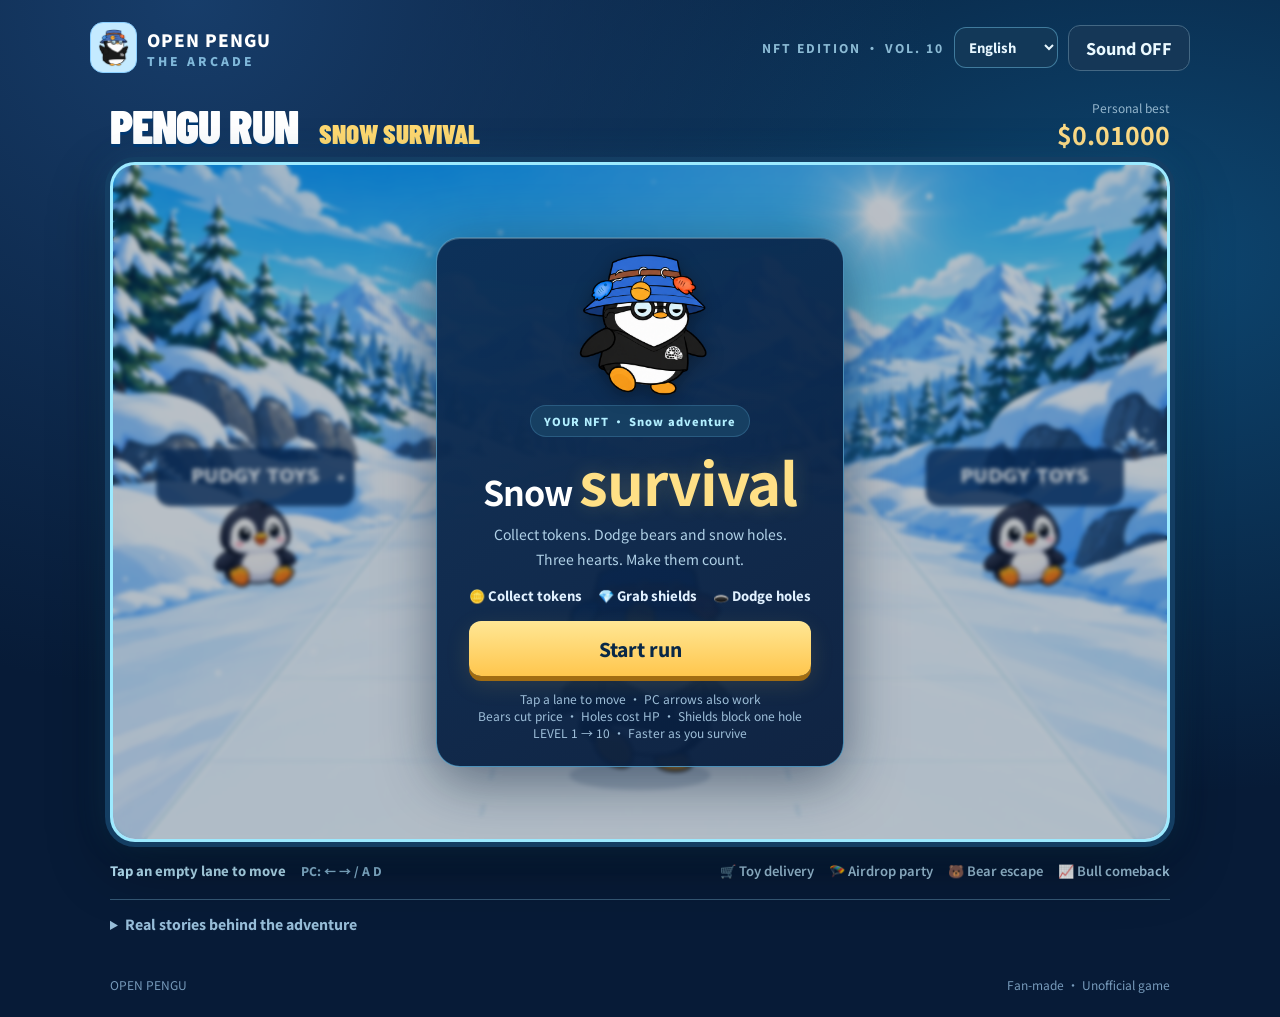
<file: index.html>
<!doctype html><html lang="en"><head><meta charset="UTF-8"><meta name="viewport" content="width=device-width,initial-scale=1,viewport-fit=cover"><title>Pengu Run · Snow Survival</title><meta name="description" content="跑過企鵝的故事，挑戰加速雪地生存模式。Open Pengu 粉絲遊戲。"><link rel="icon" href="data:image/svg+xml,%3Csvg xmlns='http://www.w3.org/2000/svg' viewBox='0 0 32 32'%3E%3Crect width='32' height='32' rx='9' fill='%230674ea'/%3E%3Ctext x='16' y='24' text-anchor='middle' font-size='25'%3E🐧%3C/text%3E%3C/svg%3E"><link rel="stylesheet" href="style.css?v=10.2"></head><body>
<header><a class="brand" href="./"><span class="brand-icon"><img src="nft-pengu.png" alt="Open Pengu NFT"></span><span>OPEN PENGU<small>THE ARCADE</small></span></a><div id="header-actions"><div class="top-actions"><span class="edition">NFT EDITION · VOL. 10</span><select id="language" aria-label="Language / 語言"><option value="zh-Hant">中文</option><option value="en">English</option><option value="ko">한국어</option><option value="ja">日本語</option></select><button id="sound" aria-label="開啟音效" aria-pressed="false">音效 OFF</button><button id="fullscreen">全螢幕</button></div></div></header>
<main><div class="title-row"><div><p class="eyebrow">3 HP. KEEP RUNNING.</p><h1>PENGU RUN <span>SNOW SURVIVAL</span></h1></div><div class="personal-best"><small>本機最高價</small><strong id="best">$0.010</strong></div></div>
<div class="game-toolbar"><div class="hud"><div class="stage-label"><span id="level">LEVEL 1 / 10</span><small id="speed">1.50×</small></div><div class="price-box"><small>PENGU · 遊戲價格</small><strong id="price">$0.01000</strong><span id="price-delta" hidden></span><span id="combo">READY TO RUN</span></div><div class="right-hud"><strong id="clock">0.0<small>秒</small></strong><div id="hearts" aria-label="剩餘三顆愛心">♥ ♥ ♥</div><div class="play-buttons"><button id="pause" hidden>暫停</button><details id="play-settings"><summary id="settings-toggle" aria-label="Settings">⚙</summary><div id="session-controls"></div></details><button id="exit-play" hidden>離開</button></div></div></div></div><section id="arena" class="arena" aria-label="企鵝跑酷遊戲"><canvas id="game" width="1000" height="650" aria-label="三線跑道，點左、中、右跑道換線，或使用左右方向鍵"></canvas>
<div id="event" class="event"><small id="event-year"></small><strong id="event-title"></strong><span id="event-line"></span></div>
<div id="bubble" class="bubble" hidden></div>
<div id="combo-burst" class="combo-burst" hidden></div><div id="start" class="overlay"><div class="start-card"><img id="nft-preview" class="nft-preview" src="nft-pengu.png" alt="你的 NFT 企鵝，魚飾藍帽、半瞇眼和黑色衣服"><div id="animated-preview" class="animated-preview" role="img" aria-label="你的 NFT 企鵝，交替踏步和擺手的跑步動畫" hidden></div><span class="pill">YOUR NFT · 雪地冒險</span><h2>雪地<em>求生</em></h2><p>送玩具、接空投、逃離熊市。<br>你能帶 PENGU 跑多遠？</p><div class="legend"><span>🪙 撿代幣</span><span>💎 拿護盾</span><span>🕳️ 閃洞</span></div><button id="play" class="primary" disabled>企鵝準備中…</button><small>點左／中／右跑道，企鵝直接換線<br>PC 也可用 ← → / A D<br>LEVEL 1 → 10 · 熊扣價格，洞扣 HP</small></div></div>
<div id="paused" class="overlay" hidden><div class="start-card"><span class="pill">TAKE A BREATHER</span><h2>企鵝喘口氣</h2><p>行情再瘋，也要休息。</p><button id="resume" class="primary">繼續跑</button></div></div>
<div id="result" class="overlay" hidden><div class="result-card"><span class="pill" id="rank"></span><h2 id="result-title"></h2><strong class="result-price" id="final-price"></strong><div class="result-stats"><span>本場最高<strong id="peak"></strong></span><span>收集代幣<strong id="coins"></strong></span><span>存活時間<strong id="survived"></strong></span></div><p id="result-line"></p><div class="result-buttons"><button id="retry" class="primary">再跑一次</button><button id="download">下載戰績卡</button><button id="share">分享到 X</button></div><small>價格為遊戲成績 · 起價 $0.01，最低 $0.005</small></div></div>
</section><div class="below"><p class="tap-hint">點跑道空白處換線 <span>PC：← → / A D</span></p><div class="run-notes"><span>🛒 玩具出征</span><span>🪂 空投派對</span><span>🐻 熊市求生</span><span>📈 牛市反攻</span></div></div>
<details id="stories"><summary>這場冒險背後的真實故事</summary><div class="facts"><p data-fact="0"></p><p data-fact="1"></p><p data-fact="2"></p><p data-fact="3"></p></div></details>
</main><footer><span>OPEN PENGU · 企鵝開講</span><span>粉絲創作 · 非官方遊戲</span></footer><div id="toast" role="status" hidden></div><script src="engine.js?v=10.2"></script><script src="i18n.js?v=10.2"></script><script src="game.js?v=10.2"></script></body></html>
</file>
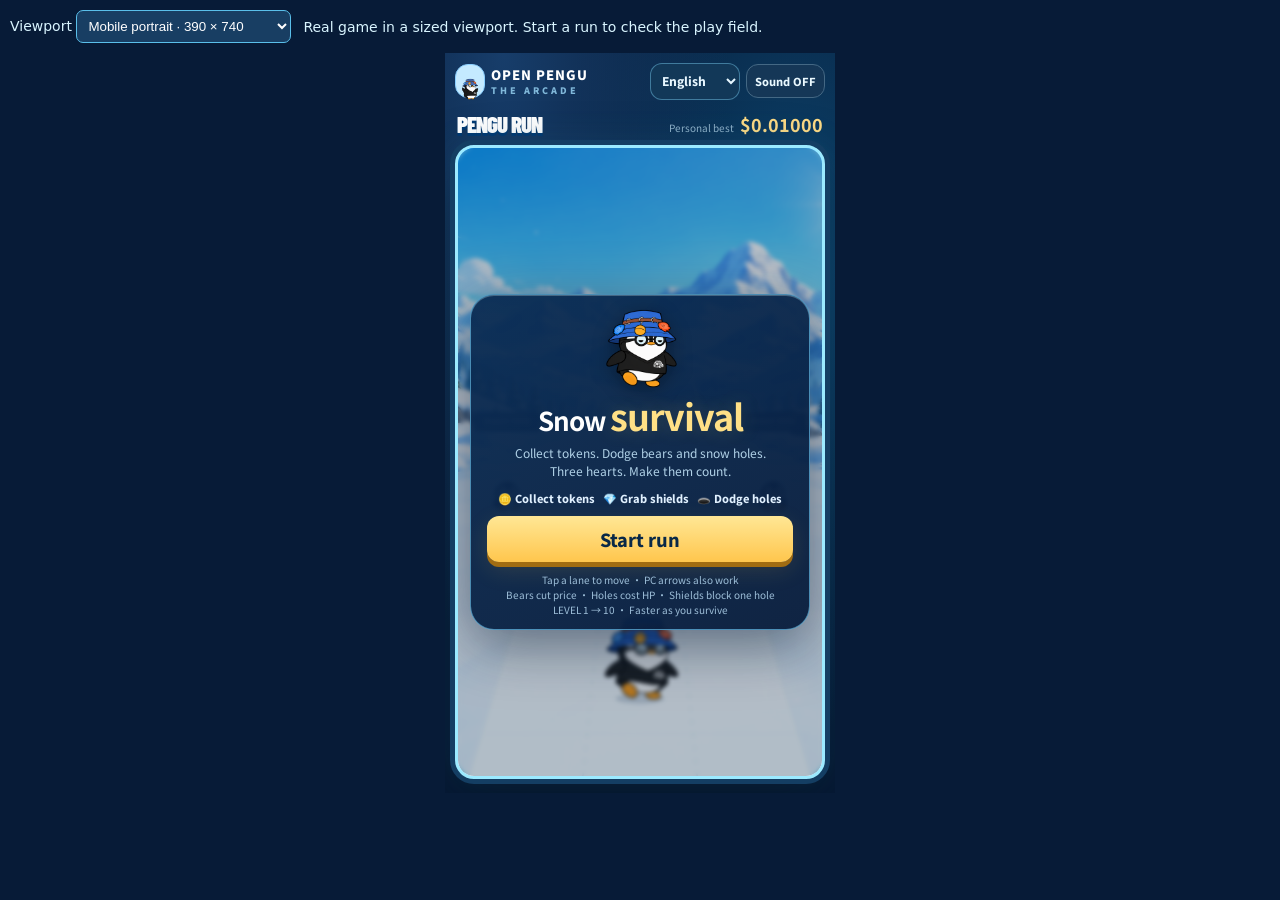
<file: layout-preview.html>
<!doctype html><html lang="en"><meta charset="utf-8"><meta name="viewport" content="width=device-width,initial-scale=1"><title>Pengu Run · Responsive layout preview</title><style>body{margin:0;background:#071b37;color:#d9f5ff;font:14px system-ui}header{padding:10px;display:flex;align-items:center;gap:12px}select{padding:7px;background:#183e63;color:white;border:1px solid #5abfea;border-radius:7px}iframe{display:block;border:0;margin:0 auto;background:#071b37}p{margin:0}</style><header><label>Viewport <select id="device"><option value="390,740">Mobile portrait · 390 × 740</option><option value="360,640">Small mobile · 360 × 640</option><option value="844,390">Mobile landscape · 844 × 390</option><option value="1024,768">Tablet / small PC · 1024 × 768</option></select></label><p>Real game in a sized viewport. Start a run to check the play field.</p></header><iframe id="preview" title="Game viewport" src="./?preview=10.2" width="390" height="740"></iframe><script>const picker=document.getElementById('device'),preview=document.getElementById('preview');picker.onchange=()=>{const [width,height]=picker.value.split(',');preview.width=width;preview.height=height};</script></html>
</file>
<file: style.css>
@import url('https://fonts.googleapis.com/css2?family=Barlow+Condensed:wght@700;800;900&family=Noto+Sans+TC:wght@400;600;800;900&display=swap');
:root{font-family:'Noto Sans TC',system-ui,sans-serif;color:#103658;background:#eaf7ff;font-synthesis:none}*{box-sizing:border-box}body{margin:0;background:radial-gradient(ellipse at 20% 0,#fff 0,transparent 45%),#eaf7ff}button,a{-webkit-tap-highlight-color:transparent}button{font:inherit;cursor:pointer;border:1px solid #c0dced;background:#fff;color:#124873;border-radius:12px;padding:10px 17px;font-weight:800}button:hover{background:#dff3ff}button:focus-visible,a:focus-visible,summary:focus-visible{outline:3px solid #f5aa00;outline-offset:4px}button:disabled{opacity:.65;cursor:wait}[hidden]{display:none!important}header{max-width:1160px;margin:auto;padding:22px 30px;display:flex;justify-content:space-between;align-items:center}.brand{text-decoration:none;color:#103658;display:flex;gap:10px;align-items:center;font-weight:900;letter-spacing:1px;font-size:17px}.brand-icon{font-size:29px;background:#d1eeff;padding:5px 9px;border-radius:13px}.brand small{display:block;font-size:12px;letter-spacing:3px;color:#4984a6}.top-actions{display:flex;gap:20px;align-items:center}.edition{font-size:12px;letter-spacing:2px;font-weight:800;color:#527c99}main{max-width:1100px;margin:auto;padding:4px 20px 20px}.title-row{display:flex;align-items:center;justify-content:space-between;margin:6px 0 20px}.eyebrow{font-size:12px;letter-spacing:3px;font-weight:800;color:#327da3;margin:0 0 4px}h1{font-family:'Barlow Condensed',Impact,sans-serif;font-size:48px;letter-spacing:-1px;margin:0;line-height:1.05;font-weight:900}h1 span{font-size:27px;letter-spacing:0;color:#0879db;margin-left:12px}.personal-best{text-align:right;display:flex;flex-direction:column}.personal-best small{font-size:12px;color:#527c99}.personal-best strong{font-size:25px}.arena{position:relative;aspect-ratio:1000/650;overflow:hidden;border-radius:25px;background:#55caff;border:5px solid white;box-shadow:0 15px 45px #17649424;touch-action:none}canvas{width:100%;height:100%;display:block}.hud{position:absolute;top:20px;left:24px;right:24px;display:flex;justify-content:space-between;pointer-events:none}.price-box{background:#ffffffec;border:2px solid #fff;box-shadow:0 4px 0 #0c649423;border-radius:17px;padding:12px 22px;display:flex;flex-direction:column;min-width:166px}.price-box small{font-size:12px;color:#4381a5;font-weight:800}.price-box strong{font-family:'Barlow Condensed',Impact,sans-serif;font-size:44px;line-height:1.1}.price-box span{font-size:12px;color:#087cd5;font-weight:900;letter-spacing:1px}.right-hud{text-align:right;color:#fff;text-shadow:0 2px 4px #14548755}.right-hud>strong{font-family:'Barlow Condensed',Impact,sans-serif;font-size:42px}.right-hud small{font-size:14px;margin-left:6px}#hearts{color:#ff537e;font-size:24px;letter-spacing:3px;text-shadow:0 2px white}#pause{pointer-events:auto;padding:5px 13px;margin-top:5px;font-size:12px}.journey{position:absolute;bottom:15px;left:25px;right:25px;display:flex;gap:12px;align-items:center;color:#fff;font-size:12px;font-weight:900;text-shadow:0 1px 3px #16405c}.track{flex:1;height:8px;background:#133e704d;border-radius:6px;position:relative;border:1px solid #ffffff6b}.track div{height:100%;width:0;background:#ffdc64;border-radius:6px;transition:width .1s}.track i{position:absolute;top:-3px;height:13px;width:2px;background:#fff8}.overlay{position:absolute;inset:0;background:#104d7830;display:flex;align-items:center;justify-content:center;backdrop-filter:blur(3px);padding:18px}.start-card,.result-card{background:#fffffff5;border:3px solid #fff;border-radius:24px;padding:26px 38px;text-align:center;box-shadow:0 10px 0 #06487b23;max-width:500px}.pill{display:inline-block;font-size:12px;font-weight:900;letter-spacing:1px;color:#087cbd;background:#e0f5ff;padding:7px 13px;border-radius:100px}h2{font-size:40px;line-height:1.2;margin:16px 0 10px;letter-spacing:-1px}h2 em{font-style:normal;color:#087ad9;font-size:58px}.start-card p{font-size:16px;line-height:1.8;color:#496f8b;margin:0 0 17px}.legend{display:flex;justify-content:center;gap:16px;font-size:14px;font-weight:800;margin-bottom:18px}.primary{background:#087dea;color:#fff;border:0;box-shadow:0 5px 0 #075cae;padding:14px 25px}.primary:hover{background:#006bda}.start-card .primary{width:100%;font-size:19px;margin-bottom:17px}.start-card>small,.result-card>small{font-size:12px;display:block;color:#64819b}.event{position:absolute;top:30%;left:0;right:0;pointer-events:none;text-align:center;color:white;opacity:0;transform:translateY(-10px);transition:.3s;text-shadow:0 3px 6px #174176}.event.show{opacity:1;transform:none}.event small{display:block;font-size:12px;letter-spacing:3px}.event strong{display:block;font-size:34px;font-weight:900}.event span{display:inline-block;background:#0b355ebb;padding:6px 15px;border-radius:9px;font-size:14px;margin-top:5px}.bubble{position:absolute;bottom:27%;left:50%;transform:translateX(-50%);background:white;border-radius:15px;padding:10px 18px;font-size:14px;font-weight:800;white-space:nowrap;box-shadow:0 5px 0 #103c5822;pointer-events:none}.result-card{padding:22px 30px}.result-card h2{font-size:27px;margin:10px 0 0}.result-price{font-family:'Barlow Condensed',Impact,sans-serif;font-size:66px;color:#047de0;line-height:1.2}.result-stats{display:flex;gap:22px;justify-content:center;padding:12px 0;border-top:1px solid #d9eaf2;border-bottom:1px solid #d9eaf2}.result-stats span{font-size:12px;color:#678196}.result-stats strong{display:block;font-size:18px;color:#153b5b}.result-card p{font-size:14px;line-height:1.6}.result-buttons{display:flex;gap:8px;flex-wrap:wrap;justify-content:center;margin:18px 0}.result-buttons button{font-size:14px}.below{display:flex;justify-content:space-between;align-items:center;margin:15px 0}.mobile-controls{display:flex;gap:13px;align-items:center}.mobile-controls button{font-size:25px;width:65px;height:50px;line-height:1;padding:0;box-shadow:0 3px 0 #b4d1e2;touch-action:manipulation}.mobile-controls span{text-align:center;font-size:13px;font-weight:800}.mobile-controls small{font-size:12px;color:#7892a6}.run-notes{display:flex;gap:15px;font-size:13px;color:#457693;font-weight:600}details{border-top:1px solid #c5dfed;padding:14px 0;font-size:14px;color:#52778e}summary{cursor:pointer;font-weight:800}.facts{display:grid;grid-template-columns:repeat(3,1fr);gap:24px}.facts p{font-size:13px;line-height:1.8}.facts a{display:block;color:#0376c6}footer{max-width:1100px;margin:0 auto;padding:8px 20px 24px;display:flex;justify-content:space-between;color:#7191a6;font-size:12px}#toast{position:fixed;bottom:20px;left:50%;transform:translateX(-50%);background:#103658;color:white;padding:12px 20px;border-radius:12px;z-index:20;font-size:14px}
@media(max-width:700px){header{padding:15px 18px}.edition{display:none}.brand{font-size:14px}.top-actions button{font-size:12px;padding:9px}main{padding:0 10px}.title-row{margin:6px 7px 13px}h1{font-size:34px}h1 span{display:block;font-size:21px;margin:4px 0 0}.eyebrow{font-size:10px;letter-spacing:1.5px}.personal-best strong{font-size:22px}.arena{aspect-ratio: .72;border-radius:20px;border-width:3px}.hud{top:14px;left:13px;right:13px}.price-box{padding:8px 13px;min-width:125px}.price-box strong{font-size:35px}.right-hud>strong{font-size:34px}.journey{left:12px;right:12px;bottom:12px;font-size:10px;gap:6px}.start-card,.result-card{padding:21px 18px;width:100%}h2{font-size:34px}.legend{gap:10px;font-size:12px}.event strong{font-size:28px}.event span{font-size:12px}.run-notes{display:none}.below{justify-content:center;margin:12px 0}.mobile-controls{gap:25px}.mobile-controls button{width:88px;height:48px}.facts{grid-template-columns:1fr;gap:0}.result-price{font-size:60px}.result-stats{gap:18px}.result-buttons{gap:7px}.result-buttons button{padding:10px 13px}footer{padding:5px 17px 18px;font-size:11px}.bubble{font-size:12px;padding:8px 12px}}
@media(prefers-reduced-motion:reduce){*{transition:none!important}}
/* NFT snow edition: vivid arcade framing and restrained effects. */
:root{color:#e7f6ff;background:#071b37}body{background:radial-gradient(ellipse at 15% 0,#173d6a 0,transparent 48%),radial-gradient(ellipse at 90% 25%,#0d4670 0,transparent 50%),#071b37}.brand{color:#fff}.brand small{color:#80b8da}.brand-icon{width:47px;height:51px;padding:3px;background:#c4eaff;border:1px solid #8acfff}.brand-icon img{width:100%;height:100%;object-fit:contain}.edition{color:#8bbad4}.top-actions button{background:#153757;border-color:#446884;color:#eaf9ff}.eyebrow{color:#78cfef}h1{color:#fff;text-shadow:0 3px 0 #003972}h1 span{color:#ffd970}.personal-best small{color:#94b6cd}.personal-best strong{color:#ffdc85}.arena{border:3px solid #9ceaff;background:#a8dbfa;box-shadow:0 0 0 5px #143e63,0 0 36px #35baff25,0 22px 60px #0006;isolation:isolate;transition:border-color .2s,box-shadow .2s}.arena.combo-active{border-color:#ffe19c;box-shadow:0 0 0 5px #675e45,0 0 30px #ffc94e50,0 22px 60px #0006}.hud{top:19px}.price-box{background:linear-gradient(145deg,#0a2349f5,#174d73ef);border:1px solid #78d8ff9c;box-shadow:0 7px 20px #04356b30,inset 0 1px #d5f9ff4d}.price-box small{color:#b1e8ff}.price-box strong{color:#ffe58d;text-shadow:0 2px #50360a}.price-box span{color:#82e7ff}.right-hud>strong{background:#0a2c4bba;display:inline-block;min-width:100px;border-radius:12px;padding:0 10px}.right-hud #pause{background:#0c2c4acf;border:1px solid #9deaff8a;color:#fff}.journey{background:#052848b3;bottom:12px;left:15px;right:15px;border-radius:12px;padding:10px 12px}.track{height:10px;background:#020d299c}.track div{background:linear-gradient(90deg,#61d5ff,#ffe18b);box-shadow:0 0 8px #ffdc6d80}.stage-label{position:absolute;top:22px;left:50%;transform:translateX(-50%);font-size:12px;letter-spacing:2px;font-weight:900;color:#fff;background:#0a315bcc;border:1px solid #b6eeff6b;padding:8px 15px;border-radius:30px;pointer-events:none}.overlay{background:#021b3545;backdrop-filter:blur(2px);padding:20px}.start-card,.result-card{color:#e9f7ff;background:linear-gradient(150deg,#0b2d55f5,#081d3df5);border:1px solid #75d5ff94;box-shadow:0 14px 55px #00163180,inset 0 1px #dbfaff45;position:relative}.start-card{max-width:430px;padding:20px 32px 25px}.nft-preview{display:block;width:130px;height:145px;object-fit:contain;margin:-4px auto 5px;filter:drop-shadow(0 4px 9px #0005)}.pill{background:#163f62;color:#b2efff;border:1px solid #5da9d644;font-size:11px}.start-card h2{margin:10px 0 6px;font-size:34px;color:white}.start-card h2 em{color:#ffe086;text-shadow:0 0 20px #ffd35b30}.start-card p{color:#b1d2e8;font-size:14px;margin-bottom:13px}.legend{color:#e1f1ff;font-size:13px;margin-bottom:16px}.primary{color:#092847;background:linear-gradient(180deg,#ffe795,#ffc64d);box-shadow:0 5px 0 #a16c12,0 8px 24px #ffca3d20;text-shadow:none}.primary:hover{background:#ffe598}.start-card .primary{margin-bottom:14px}.start-card>small,.result-card>small{color:#9ebfd9}.event{top:27%;z-index:2}.event strong{font-size:36px;letter-spacing:1px;color:#fff;text-shadow:0 3px 0 #125485,0 0 20px #45d5ff90}.event small{display:inline-block;background:#0c3157dd;border-radius:20px;padding:6px 12px;color:#d7faff}.event span{border:1px solid #6abbe170;background:#082f59dd}.bubble{background:#0a335bed;color:#fff;border:1px solid #aff5ff80;box-shadow:0 5px 12px #08274930;font-size:13px;bottom:26%}.combo-burst{position:absolute;right:22px;top:32%;display:flex;flex-direction:column;align-items:center;pointer-events:none;transform:rotate(5deg);color:#ffe17a;filter:drop-shadow(0 3px #775320);animation:combo-pop .85s ease-out both}.combo-burst strong{font-family:'Barlow Condensed',Impact,sans-serif;font-size:62px;line-height:.9}.combo-burst span{font-size:13px;letter-spacing:2px;font-weight:900}.result-price{color:#ffe28a;text-shadow:0 0 22px #ffd75b25}.result-stats{border-color:#739fc33b}.result-stats span{color:#94b8d5}.result-stats strong{color:#e3f5ff}.result-card p{color:#d4eafb}.result-buttons button:not(.primary){background:#173d61;color:#e4f6ff;border-color:#5887aa}.mobile-controls button{background:linear-gradient(#244d74,#112f4f);color:#c6f6ff;border:1px solid #568eb2;box-shadow:0 3px 0 #03122d}.mobile-controls span{color:#cbefff}.mobile-controls small{color:#84b5d5}.run-notes{color:#9fc5dd}details{border-color:#355875;color:#97bdd8}.facts a{color:#74d5ff}footer{color:#779bbb}@keyframes impact{0%,100%{transform:translateX(0)}20%{transform:translateX(-4px)}40%{transform:translateX(4px)}60%{transform:translateX(-2px)}80%{transform:translateX(2px)}}.arena.impact{animation:impact .25s linear}@keyframes combo-pop{0%{transform:scale(.6) rotate(5deg);opacity:0}15%,75%{transform:scale(1) rotate(5deg);opacity:1}100%{transform:scale(1.12) rotate(5deg);opacity:0}}
@media(max-width:700px){header{padding:10px 16px}.brand-icon{width:36px;height:39px}.title-row{margin:5px 6px 12px}h1{font-size:30px}h1 span{font-size:18px}.arena{aspect-ratio:.76;border-radius:19px}.hud{top:12px;left:11px;right:11px}.stage-label{top:129px;font-size:10px;letter-spacing:1px;padding:5px 10px}.price-box{min-width:115px;padding:8px 12px}.price-box strong{font-size:34px}.price-box span{font-size:10px}.right-hud>strong{min-width:85px;font-size:32px}.start-card{padding:13px 20px 19px}.nft-preview{height:115px;width:105px}.start-card h2{font-size:29px;margin:5px 0}.start-card h2 em{font-size:43px}.start-card p{font-size:13px;margin-bottom:10px}.start-card .primary{padding:11px;font-size:17px;margin-bottom:11px}.start-card>small{font-size:11px;line-height:1.6}.legend{font-size:11px;margin-bottom:12px;gap:10px}.event{top:32%}.event strong{font-size:27px}.event span{max-width:90%;font-size:12px}.combo-burst{right:14px;top:40%}.combo-burst strong{font-size:42px}.combo-burst span{font-size:11px}.journey{left:8px;right:8px;bottom:8px;padding:8px}.result-card{padding:19px 17px}.result-card h2{font-size:24px}.result-price{font-size:56px}.result-stats{gap:17px}.bubble{font-size:11px;padding:7px 10px}.below{margin:13px 0 17px}}
@media(max-height:650px) and (min-width:701px){header{padding-top:10px;padding-bottom:10px}.title-row{margin-bottom:12px}.arena{max-height:470px;aspect-ratio:auto}.nft-preview{height:85px;width:80px}.start-card{padding:14px 24px}.start-card h2{font-size:28px}.start-card h2 em{font-size:40px}}
@media(prefers-reduced-motion:reduce){.arena.impact,.combo-burst{animation:none}.arena{transition:none}}

/* Four-frame NFT preview; the game uses the same atlas on canvas. */
.animated-preview{width:155px;height:155px;margin:-9px auto 5px;background-image:url('nft-runner.png?v=4');background-size:300% 200%;background-repeat:no-repeat;animation:nft-run .444s steps(1,end) infinite;filter:drop-shadow(0 4px 9px #0005)}
@keyframes nft-run{0%{background-position:0% 0%}25%{background-position:50% 0%}50%{background-position:100% 0%}75%{background-position:0% 100%}100%{background-position:0% 0%}}
@media(max-width:700px){.animated-preview{width:125px;height:125px;margin:-4px auto 0}}
@media(max-height:650px) and (min-width:701px){.animated-preview{width:100px;height:100px}}
@media(prefers-reduced-motion:reduce){.animated-preview{animation:none}}

/* Atlas rows have a small registration offset: crop before the next hat edge. */
.animated-preview{--sprite-size:155px;width:var(--sprite-size);height:calc(var(--sprite-size) * .96875);background-size:calc(var(--sprite-size) * 3) calc(var(--sprite-size) * 2)}
@keyframes nft-run{0%{background-position:0% 0px}25%{background-position:50% 0px}50%{background-position:100% 0px}75%{background-position:0% calc(var(--sprite-size) * -.9765625)}100%{background-position:0% 0px}}
@media(max-width:700px){.animated-preview{--sprite-size:125px;height:calc(var(--sprite-size) * .96875)}}
@media(max-height:650px) and (min-width:701px){.animated-preview{--sprite-size:100px;height:calc(var(--sprite-size) * .96875)}}

/* Direct lane taps and visible ten-level progression. */
#game{cursor:crosshair;touch-action:none}.journey{pointer-events:none}.stage-label{display:flex;align-items:center;gap:12px;white-space:nowrap}.stage-label small{color:#ffe28a;letter-spacing:0;font-size:12px}.tap-hint{margin:0;color:#b9e6fa;font-size:13px;font-weight:800}.tap-hint span{margin-left:12px;color:#8ab9d6;font-size:12px}.below{min-height:27px}
@media(max-width:700px){.tap-hint{text-align:center;font-size:12px}.tap-hint span{display:none}.stage-label{gap:8px}.stage-label small{font-size:11px}}

/* Four-language picker stays reachable above the game on small screens. */
#language{font:inherit;font-size:13px;font-weight:800;max-width:122px;padding:9px 25px 9px 10px;border:1px solid #74c7ec77;border-radius:12px;color:#e7f7ff;background:#123858;cursor:pointer;color-scheme:dark}#language:focus-visible{outline:3px solid #ffda72;outline-offset:3px}.top-actions{gap:10px}@media(max-width:600px){header{padding:14px 12px}.brand{font-size:13px;gap:6px}.brand small{font-size:9px}.top-actions{gap:6px}#language{font-size:12px;max-width:106px;padding:8px 17px 8px 7px}#sound{font-size:11px;padding:8px}.edition{display:none}.legend{flex-wrap:wrap;gap:8px}.start-card p{font-size:14px}.result-buttons{flex-wrap:wrap}}

/* Strong impact wobble; reduced-motion players retain static feedback. */
@keyframes impact-heavy{0%,100%{transform:translate(0,0) rotate(0)}12%{transform:translate(-12px,5px) rotate(-1deg)}26%{transform:translate(11px,-6px) rotate(1deg)}42%{transform:translate(-8px,4px) rotate(-.7deg)}60%{transform:translate(6px,-3px) rotate(.5deg)}78%{transform:translate(-3px,2px) rotate(-.2deg)}}.arena.impact{animation:impact-heavy .48s ease-out}.arena:has(#event.show){box-shadow:0 0 38px #52d8ff55,0 18px 55px #001b4288}@media(prefers-reduced-motion:reduce){.arena.impact{animation:none}}

/* Move all gameplay labels outside the canvas; keep the long piste clear. */
.game-toolbar{position:relative;margin:0 0 12px;background:#0c2a48;border:1px solid #6fcbef55;border-radius:16px;padding:10px 14px}.game-toolbar .hud{position:relative;top:auto;left:auto;right:auto;align-items:center;min-height:52px}.game-toolbar .price-box{min-width:0;padding:5px 12px;box-shadow:none}.game-toolbar .price-box strong{font-size:27px}.game-toolbar .price-box small{font-size:10px}.game-toolbar .price-box span{font-size:9px}.game-toolbar .right-hud{display:flex;align-items:center;gap:10px}.game-toolbar .right-hud>strong{font-size:25px;min-width:75px}.game-toolbar #hearts{font-size:19px}.game-toolbar #pause{margin:0}.game-toolbar .stage-label{top:24px;padding:6px 10px;letter-spacing:1px}.game-toolbar .event{position:relative;top:auto;left:auto;right:auto;display:flex;align-items:center;justify-content:center;gap:10px;height:32px;overflow:hidden;transform:none;transition:opacity .2s}.game-toolbar .event small{font-size:9px;letter-spacing:1px;padding:3px 7px}.game-toolbar .event strong{font-size:16px;letter-spacing:0;white-space:nowrap}.game-toolbar .event span{font-size:12px;padding:2px 7px;margin:0}.arena{aspect-ratio:1000/720}.bubble{bottom:15%;max-width:85%;white-space:normal;text-align:center}.combo-burst{top:12%}
@media(max-width:700px){.arena{aspect-ratio:.58;max-height:none}.game-toolbar{padding:6px 8px;margin-bottom:8px}.game-toolbar .hud{min-height:64px}.game-toolbar .price-box{padding:4px 7px}.game-toolbar .price-box strong{font-size:24px}.game-toolbar .price-box span{display:none}.game-toolbar .right-hud{gap:5px;flex-wrap:wrap;justify-content:flex-end;max-width:140px}.game-toolbar .right-hud>strong{font-size:20px;min-width:59px}.game-toolbar .right-hud small{font-size:10px}.game-toolbar #hearts{font-size:16px;letter-spacing:1px}.game-toolbar #pause{padding:3px 8px;font-size:10px}.game-toolbar .stage-label{top:52px;font-size:9px;padding:3px 7px}.game-toolbar .event{height:30px;gap:5px}.game-toolbar .event small{display:none}.game-toolbar .event strong{font-size:12px}.game-toolbar .event span{font-size:10px;max-width:65%;padding:2px 4px}.game-toolbar .stage-label small{font-size:9px}.start-card>small{line-height:1.7}}

/* Fit the active game to the dynamic viewport, including browser safe areas. */
body.playing{overflow:hidden;height:100dvh;overscroll-behavior:none}body.playing>header,body.playing .title-row,body.playing .below,body.playing main>details,body.playing>footer{display:none}body.playing main{position:fixed;inset:0;max-width:none;margin:0;padding:max(6px,env(safe-area-inset-top)) max(8px,env(safe-area-inset-right)) max(6px,env(safe-area-inset-bottom)) max(8px,env(safe-area-inset-left));height:100dvh;display:flex;flex-direction:column;align-items:center;gap:6px}body.playing .game-toolbar{flex:0 0 auto;width:100%;max-width:1200px;margin:0;padding:5px 10px;display:grid;grid-template-columns:1fr auto auto;gap:3px 8px;align-items:center}body.playing .hud{grid-column:1/-1;min-height:38px}body.playing .price-box{display:flex;flex-direction:row;align-items:center;gap:8px;padding:3px 7px}body.playing .price-box small{display:none}body.playing .price-box strong{font-size:24px}body.playing .right-hud{max-width:none;flex-wrap:nowrap}body.playing .stage-label{position:static;transform:none;justify-self:start;padding:4px 8px;font-size:10px}body.playing #session-controls{display:block}body.playing .edition{display:none}body.playing .top-actions{gap:5px}body.playing .top-actions button,body.playing #language,body.playing #exit-play{font-size:11px;padding:5px 7px;max-width:100px}body.playing #exit-play{background:#123858;color:#dff5ff;border:1px solid #65bce888;padding:5px 7px}body.playing .event{grid-column:1/-1;height:24px;line-height:1.2;gap:5px}body.playing .event small{display:none}body.playing .event strong{font-size:12px}body.playing .event span{font-size:11px;white-space:nowrap;overflow:hidden;text-overflow:ellipsis;max-width:70%}body.playing .arena{flex:1 1 0;min-height:0;max-height:none;aspect-ratio:auto;width:100%;max-width:1200px;border-radius:16px}body.playing canvas{width:100%;height:100%}body.playing .overlay{overflow:auto}body.playing .start-card,body.playing .result-card{max-height:100%;overflow:auto}#session-controls{display:none}#fullscreen{white-space:nowrap}@media(max-width:700px){body.playing .price-box span{display:none}body.playing .right-hud>strong{font-size:18px;min-width:50px}body.playing .stage-label{font-size:9px;padding:4px 5px;gap:5px}body.playing .top-actions button,body.playing #language,body.playing #exit-play{font-size:10px;padding:5px;max-width:84px}body.playing .game-toolbar{padding:4px 5px;gap:2px 4px}body.playing .event{height:22px}body.playing .event strong{font-size:10px}body.playing .event span{font-size:10px}#header-actions .top-actions{flex-wrap:wrap;justify-content:flex-end}#header-actions{max-width:62%}}
@media(max-height:450px){body.playing .event{display:none}body.playing .game-toolbar{padding:2px 8px}body.playing .hud{min-height:28px}body.playing .price-box strong{font-size:20px}body.playing .journey{padding:5px 8px;bottom:5px}body.playing .start-card{padding:9px 16px}.playing .animated-preview{--sprite-size:65px}}

@media(max-width:700px){body.playing .game-toolbar{grid-template-columns:auto minmax(0,1fr) auto}body.playing .top-actions{flex-wrap:wrap;justify-content:flex-end}body.playing #exit-play{font-size:17px;padding:3px 7px}body.playing #language{max-width:75px}}

/* V9: a centered quote and a prominent level, always above the full play field. */
.game-toolbar .hud,body.playing .game-toolbar .hud{display:grid;grid-template-columns:minmax(0,1fr) auto minmax(0,1fr);gap:8px;align-items:center;width:100%;min-height:58px}
.game-toolbar .stage-label,body.playing .stage-label{position:static;transform:none;justify-self:start;display:flex;flex-direction:column;align-items:flex-start;gap:1px;font-size:18px;padding:5px 9px;letter-spacing:0;border-radius:10px}
.game-toolbar .stage-label small{font-size:12px}.game-toolbar .price-box,body.playing .price-box{justify-self:center;display:flex;flex-direction:column;align-items:center;gap:0;padding:3px 14px;border-radius:12px;min-width:150px}
.game-toolbar .price-box small,body.playing .price-box small{display:block;font-size:10px;letter-spacing:1px}.game-toolbar .price-box strong,body.playing .price-box strong{font-size:40px;line-height:1}.game-toolbar .price-box span,body.playing .price-box span{display:none}
.game-toolbar .right-hud,body.playing .right-hud{justify-self:end;max-width:none;gap:7px;flex-wrap:nowrap}.game-toolbar #clock{font-size:18px;min-width:0;background:none;padding:0}.game-toolbar #hearts{white-space:nowrap;letter-spacing:0;font-size:19px}
body.playing .game-toolbar{grid-template-columns:minmax(0,1fr) auto auto;gap:3px 8px;padding:5px 9px}body.playing .hud{grid-column:1/-1;grid-row:1}body.playing .event{grid-column:1;grid-row:2;justify-content:flex-start;min-width:0;height:25px}body.playing .event strong{overflow:hidden;text-overflow:ellipsis}body.playing #session-controls{grid-column:2;grid-row:2}body.playing #exit-play{grid-column:3;grid-row:2}
body.playing .arena{box-shadow:0 0 12px #35baff25;width:100%;max-width:1200px}body.playing main{padding:max(4px,env(safe-area-inset-top)) max(6px,env(safe-area-inset-right)) max(4px,env(safe-area-inset-bottom)) max(6px,env(safe-area-inset-left));gap:5px}
@media(max-width:700px){.game-toolbar .hud,body.playing .game-toolbar .hud{min-height:53px;gap:4px}.game-toolbar .price-box,body.playing .price-box{min-width:112px;padding:4px 6px}.game-toolbar .price-box strong,body.playing .price-box strong{font-size:32px}.game-toolbar .price-box small,body.playing .price-box small{font-size:8px;letter-spacing:.4px}.game-toolbar .stage-label,body.playing .stage-label{font-size:13px;padding:5px;gap:2px}.game-toolbar .stage-label small{font-size:10px}.game-toolbar .right-hud,body.playing .right-hud{gap:3px;flex-wrap:wrap;max-width:95px}.game-toolbar #clock{display:none}.game-toolbar #hearts{font-size:15px}.game-toolbar #pause{padding:3px 6px;font-size:10px}body.playing .event{grid-column:1/-1;grid-row:3;justify-content:center;height:18px}body.playing #session-controls{grid-column:1/3;justify-self:end}body.playing #exit-play{grid-column:3}body.playing .top-actions{flex-wrap:nowrap}body.playing .event span{max-width:65%;font-size:9px}body.playing .event strong{font-size:10px}body.playing .game-toolbar{padding:3px 6px;gap:2px 5px}}
@media(max-height:450px){body.playing .game-toolbar .hud{min-height:40px}body.playing .price-box strong{font-size:29px}body.playing .price-box small{font-size:8px}body.playing .stage-label{font-size:14px;padding:2px 7px}body.playing .stage-label small{font-size:10px}body.playing .event{display:none}body.playing #session-controls{grid-column:1/3;justify-self:end}body.playing .game-toolbar{padding:2px 7px}body.playing .arena{border-radius:10px}}

/* Keep translated controls on one line, and put notices above the action. */
body.playing .top-actions button{white-space:nowrap;flex-shrink:0}body.playing #sound{max-width:none}body.playing .bubble{top:6%;bottom:auto}

/* V10: one-tap fitted play, with optional controls inside a compact popover. */
#play-settings{display:none}body.playing #play-settings{display:block;position:relative;grid-column:2;grid-row:2;justify-self:end;border:0;padding:0;z-index:10}#settings-toggle{list-style:none;border:1px solid #65bce888;border-radius:9px;background:#123858;color:#e7f7ff;font-size:19px;line-height:1;padding:6px 9px;cursor:pointer}#settings-toggle::-webkit-details-marker{display:none}body.playing #play-settings #session-controls{position:absolute;right:0;top:calc(100% + 6px);padding:12px;background:#092847;border:1px solid #6cd5ff;border-radius:13px;box-shadow:0 8px 24px #00102480}body.playing #play-settings:not([open]) #session-controls{display:none}body.playing #play-settings .top-actions{flex-direction:column;align-items:stretch;gap:9px;min-width:130px}body.playing #play-settings button,body.playing #play-settings #language{font-size:13px;max-width:none;padding:8px 10px}
.game-toolbar .price-box{position:relative}.game-toolbar .price-box #price-delta,body.playing .price-box #price-delta{display:block;position:absolute;top:100%;left:50%;transform:translateX(-50%);font-size:12px;line-height:1.2;white-space:nowrap;padding:2px 7px;border-radius:6px;background:#07263e;z-index:2;color:#ff7b98}.game-toolbar .price-box #price-delta[data-direction=up]{color:#61ffc0}
@media(max-width:700px){body.playing .game-toolbar{grid-template-columns:minmax(0,1fr) auto auto}body.playing .event{grid-column:1;grid-row:2;justify-content:flex-start;height:26px}body.playing .event span{display:none}body.playing #play-settings{grid-column:2;grid-row:2}body.playing #exit-play{grid-column:3;grid-row:2}body.playing .price-box strong{font-size:28px}body.playing .price-box{min-width:122px}body.playing .event strong{font-size:11px}body.playing #settings-toggle{padding:5px 8px;font-size:17px}}
@media(max-height:450px){body.playing .event{display:none}body.playing #play-settings{grid-column:2}body.playing #settings-toggle{font-size:16px;padding:4px 8px}}
#header-actions #fullscreen{display:none}

/* V10.2: first-screen start and a single compact gameplay HUD. */
body:not(.playing) .game-toolbar{display:none}
body:not(.playing) .arena{height:calc(100svh - 175px);min-height:390px;max-height:680px;aspect-ratio:auto}
body:not(.playing) .title-row{margin:0 0 10px}
body:not(.playing) .eyebrow{display:none}
body.playing .game-toolbar{display:block;padding:4px 8px}
body.playing .game-toolbar .hud{min-height:58px}
body.playing .right-hud{display:flex;flex-direction:column;align-items:flex-end;gap:3px;max-width:none}
body.playing #clock{display:none}
.play-buttons{display:flex;align-items:center;gap:5px;pointer-events:auto}
body.playing #play-settings{position:relative;display:block;grid-column:auto;grid-row:auto}
body.playing #settings-toggle,body.playing #exit-play,body.playing #pause{font-size:14px;line-height:1;padding:5px 7px;margin:0;border-radius:7px;min-height:28px}
body.playing #play-settings #session-controls{right:0;min-width:145px}
.arena>.event{position:absolute;top:12px;left:10px;right:10px;height:auto;display:flex;justify-content:center;align-items:center;gap:7px;z-index:2;pointer-events:none}
.arena>.event small,.arena>.event span{display:none}
.arena>.event strong{font-size:15px;padding:5px 12px;background:#082f59dd;border:1px solid #6abbe170;border-radius:12px;white-space:normal}
body.playing .price-box #price-delta{top:calc(100% + 4px)}
@media(max-width:700px){
 body:not(.playing)>header{padding:8px 10px;min-height:56px}
 body:not(.playing) .brand-icon{width:30px;height:34px}
 body:not(.playing) .title-row{margin:0 2px 6px;min-height:30px}
 body:not(.playing) h1{font-size:23px}
 body:not(.playing) h1 span{display:none}
 body:not(.playing) .personal-best{flex-direction:row;gap:6px;align-items:baseline}
 body:not(.playing) .personal-best small{font-size:10px}
 body:not(.playing) .personal-best strong{font-size:18px}
 body:not(.playing) .arena{height:calc(100svh - 106px);min-height:350px;max-height:700px}
 #start{padding:12px}
 #start .start-card{padding:12px 16px;max-width:380px}
 #start .animated-preview{--sprite-size:86px;margin:0 auto}
 #start .nft-preview{width:80px;height:86px;margin:0 auto}
 #start .pill{display:none}
 #start h2{font-size:26px;margin:4px 0 6px}
 #start h2 em{font-size:36px}
 #start p{font-size:12px;line-height:1.55;margin:0 0 9px}
 #start .legend{font-size:11px;gap:8px;margin-bottom:10px}
 #start .primary{min-height:46px;padding:10px;font-size:18px;margin-bottom:10px}
 #start .start-card>small{font-size:10px;line-height:1.5}
 body.playing .game-toolbar{padding:3px 5px}
 body.playing .game-toolbar .hud{min-height:58px;gap:4px;grid-template-columns:minmax(0,1fr) auto minmax(0,1fr)}
 body.playing .stage-label{padding:4px;font-size:12px;border:0;background:none}
 body.playing .stage-label small{font-size:10px}
 body.playing .price-box{min-width:112px;padding:3px 4px}
 body.playing .price-box strong{font-size:30px}
 body.playing .price-box small{font-size:7px;letter-spacing:0}
 body.playing #hearts{font-size:15px;line-height:18px}
 body.playing .play-buttons{gap:3px}
 body.playing #settings-toggle,body.playing #exit-play{font-size:15px;padding:4px 6px;min-height:28px}
 body.playing #pause{font-size:9px;padding:4px;min-height:28px}
 body.playing .arena>.event{display:flex;height:auto;top:10px}
 body.playing .arena>.event strong{font-size:12px}
}
@media(max-height:560px){
 body:not(.playing) .arena{min-height:250px;height:calc(100svh - 95px)}
 body:not(.playing)>header{padding-top:5px;padding-bottom:5px}
 body:not(.playing) .title-row{display:none}
 #start .animated-preview,#start .nft-preview,#start .pill{display:none}
 #start .start-card{padding:10px 16px}
 #start h2{font-size:23px;margin:0 0 5px}#start h2 em{font-size:30px}
 #start p{font-size:12px;line-height:1.4;margin-bottom:6px}
 #start .legend{margin-bottom:7px;font-size:11px}
 #start .primary{padding:8px;min-height:42px;margin-bottom:7px}
 #start .start-card>small{font-size:10px;line-height:1.3}
 body.playing .game-toolbar .hud{min-height:46px}
 body.playing .stage-label{font-size:12px;padding:2px 4px}
 body.playing .price-box strong{font-size:28px}
}
</file>
